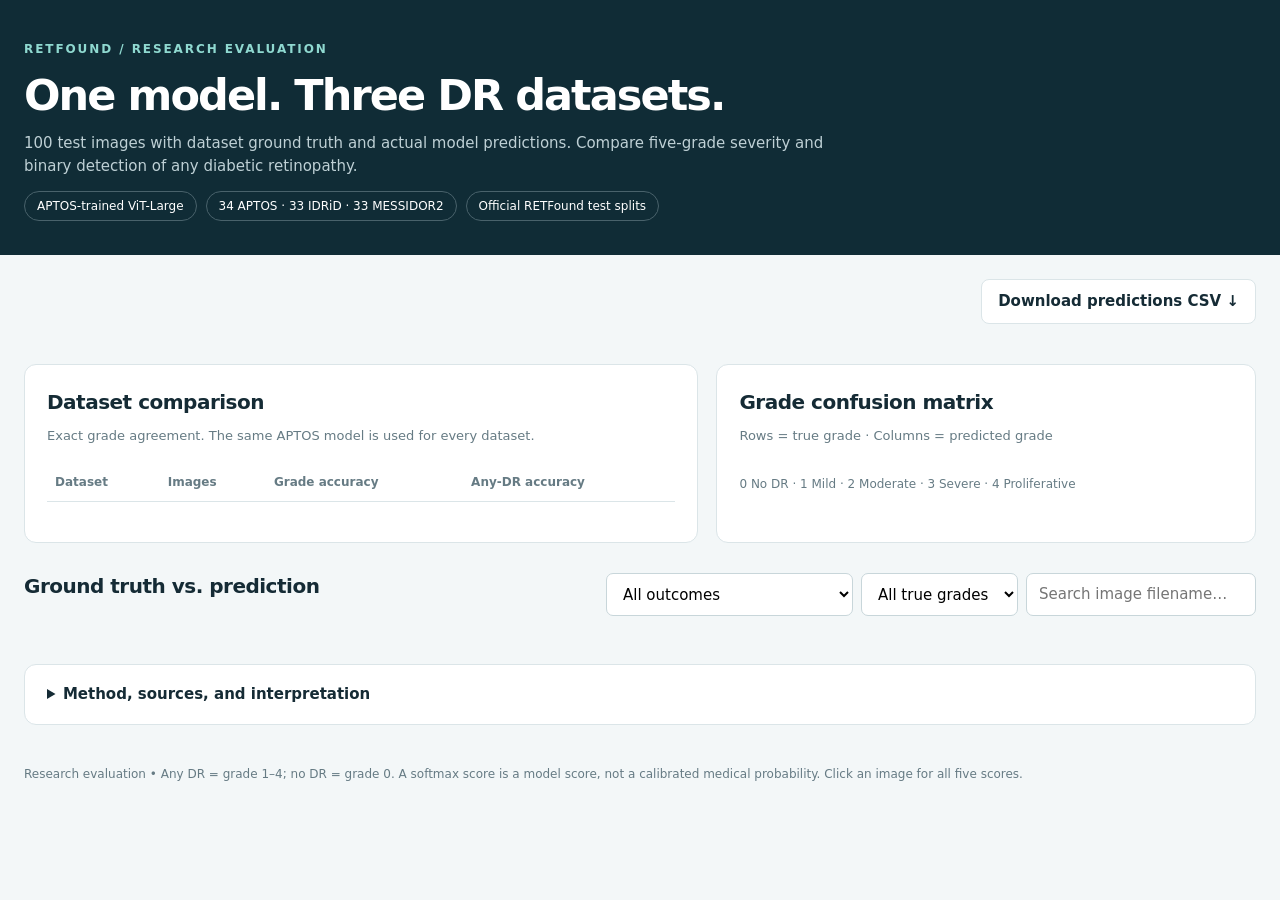
<file: benchmark_report.html>
<!doctype html>
<html lang="en"><head><meta charset="utf-8"><meta name="viewport" content="width=device-width,initial-scale=1">
<title>RETFound • 100-image DR evaluation</title>
<style>
:root{--ink:#152b35;--muted:#667b84;--line:#dbe5e8;--teal:#087e83;--bg:#f3f7f8;--bad:#a53648}*{box-sizing:border-box}body{margin:0;background:var(--bg);font:15px/1.55 system-ui,sans-serif;color:var(--ink)}header{background:#102c36;color:white;padding:40px max(24px,calc((100vw - 1320px)/2)) 34px}.eyebrow{font-size:12px;text-transform:uppercase;letter-spacing:.16em;color:#8fd9d0;font-weight:700}h1{font-size:clamp(28px,4vw,43px);letter-spacing:-.045em;line-height:1.15;margin:12px 0}header p{max-width:800px;color:#bed0d5;margin:12px 0}.tags{display:flex;gap:9px;flex-wrap:wrap}.tag{font-size:12px;border:1px solid #49626b;border-radius:30px;padding:5px 12px}main{max-width:1370px;padding:24px;margin:auto}button,select,input{font:inherit}button,a,select,input{outline-offset:4px}button{cursor:pointer}.topbar{display:flex;justify-content:space-between;gap:16px;align-items:center;flex-wrap:wrap;margin-bottom:20px}.tabs{display:flex;gap:7px;flex-wrap:wrap}.tabs button,.download{padding:10px 16px;border:1px solid var(--line);border-radius:8px;background:white;color:var(--ink);font-weight:600;text-decoration:none}.tabs button.active{background:var(--teal);color:white;border-color:var(--teal)}.metrics{display:grid;grid-template-columns:repeat(4,1fr);gap:14px}.metric{background:white;border:1px solid var(--line);border-radius:12px;padding:20px}.metric .label{font-size:12px;text-transform:uppercase;letter-spacing:.08em;color:var(--muted);font-weight:650}.metric strong{display:block;font-size:34px;letter-spacing:-.04em;margin:4px 0}.metric small{color:var(--muted)}.panels{display:grid;grid-template-columns:1.25fr 1fr;gap:18px;margin:20px 0}.panel{background:white;border:1px solid var(--line);padding:22px;border-radius:12px;overflow:auto}h2{font-size:20px;letter-spacing:-.025em;margin:0 0 8px}h3{font-size:16px;margin:0 0 8px}.note{color:var(--muted);font-size:13px;margin:6px 0 16px}table{border-collapse:collapse;width:100%;font-size:13px}th,td{padding:10px 8px;border-bottom:1px solid var(--line);text-align:left}th{color:var(--muted);font-size:12px;font-weight:600}td strong{font-size:15px}.matrix th,.matrix td{text-align:center;padding:8px}.matrix td{font-weight:700;border:3px solid white;border-radius:6px}.matrix .diag{color:#006668}.legend{font-size:12px;color:var(--muted);margin-top:12px}.binary{display:flex;gap:22px;flex-wrap:wrap;margin-top:18px}.binary strong{display:block;font-size:21px}.binary span{font-size:12px;color:var(--muted)}.toolbar{display:flex;justify-content:space-between;gap:12px;align-items:center;flex-wrap:wrap;margin:28px 0 18px}.filters{display:flex;gap:8px;flex-wrap:wrap}select,input{background:white;border:1px solid #c8d6da;border-radius:7px;padding:9px 12px;min-height:42px}input{width:230px}.gallery{display:grid;grid-template-columns:repeat(4,minmax(0,1fr));gap:18px}.card{background:white;border:1px solid var(--line);border-radius:12px;overflow:hidden}.imagebtn{padding:0;border:0;background:#071316;width:100%;display:block;position:relative}.imagebtn img{width:100%;height:200px;object-fit:contain;display:block}.imgtag{position:absolute;left:10px;top:10px;color:white;background:#102c36d9;padding:3px 8px;border-radius:5px;font-size:11px}.content{padding:15px}.filename{font-size:12px;color:var(--muted);overflow-wrap:anywhere;margin-bottom:12px}.answer{display:flex;justify-content:space-between;align-items:baseline;gap:8px;margin:7px 0;font-size:13px}.answer span{color:var(--muted)}.answer strong{text-align:right}.badge{display:inline-block;font-size:11px;text-transform:uppercase;letter-spacing:.04em;font-weight:700;padding:4px 8px;border-radius:5px}.ok{color:#146650;background:#e4f4ed}.wrong{color:var(--bad);background:#fbe9ed}.cardfoot{display:flex;justify-content:space-between;align-items:center;margin-top:14px}.score{color:var(--muted);font-size:11px}.empty{text-align:center;padding:48px;color:var(--muted);grid-column:1/-1}details{margin:28px 0;background:white;border:1px solid var(--line);padding:18px 22px;border-radius:12px}summary{cursor:pointer;font-weight:650}.method{max-width:1000px;font-size:14px}.method p{margin:14px 0}.method code{overflow-wrap:anywhere;font-size:11px}a{color:#087e83}.footer{font-size:12px;color:var(--muted);padding:12px 0 28px}dialog{max-width:900px;width:94%;border:none;border-radius:14px;padding:24px;color:var(--ink);max-height:92vh;overflow:auto}dialog::backdrop{background:#071a25cc}.close{float:right;padding:7px 14px;border:1px solid var(--line);background:white;border-radius:7px}dialog img{display:block;background:#071316;width:100%;max-height:50vh;object-fit:contain;margin:18px 0}.prob{display:grid;grid-template-columns:140px 1fr 65px;gap:12px;align-items:center;font-size:13px;margin:8px 0}.track{background:#e8eff1;height:9px;border-radius:20px;overflow:hidden}.bar{height:100%;background:var(--teal)}@media(max-width:1100px){.gallery{grid-template-columns:repeat(3,1fr)}}@media(max-width:800px){.gallery{grid-template-columns:repeat(2,1fr)}.panels{grid-template-columns:1fr}.metrics{grid-template-columns:repeat(2,1fr)}}@media(max-width:480px){main{padding:16px}.gallery{grid-template-columns:1fr}.metric{padding:15px}.metric strong{font-size:29px}.filters>*{width:100%}.imagebtn img{height:240px}.prob{grid-template-columns:110px 1fr 55px}}
</style></head><body>
<header><div class="eyebrow">RETFound / research evaluation</div><h1>One model. Three DR datasets.</h1><p>100 test images with dataset ground truth and actual model predictions. Compare five-grade severity and binary detection of any diabetic retinopathy.</p><div class="tags"><span class="tag">APTOS-trained ViT-Large</span><span class="tag">34 APTOS · 33 IDRiD · 33 MESSIDOR2</span><span class="tag">Official RETFound test splits</span></div></header>
<main><div class="topbar"><nav class="tabs" aria-label="Choose dataset" id="tabs"></nav><button class="download" id="download">Download predictions CSV ↓</button></div>
<section class="metrics" id="metrics" aria-label="Dataset metrics"></section>
<div class="panels"><section class="panel"><h2>Dataset comparison</h2><p class="note">Exact grade agreement. The same APTOS model is used for every dataset.</p><table><thead><tr><th>Dataset</th><th>Images</th><th>Grade accuracy</th><th>Any-DR accuracy</th></tr></thead><tbody id="comparison"></tbody></table><div class="binary" id="binary"></div></section><section class="panel"><h2 id="matrix-title">Grade confusion matrix</h2><p class="note">Rows = true grade · Columns = predicted grade</p><table class="matrix" id="matrix" aria-labelledby="matrix-title"></table><div class="legend">0 No DR · 1 Mild · 2 Moderate · 3 Severe · 4 Proliferative</div></section></div>
<div class="toolbar"><div><h2>Ground truth vs. prediction</h2><div class="note" id="count" aria-live="polite"></div></div><div class="filters"><select id="outcome" aria-label="Filter grade outcome"><option value="all">All outcomes</option><option value="wrong">Incorrect grade</option><option value="ok">Correct grade</option><option value="fn">Missed DR (false negative)</option><option value="fp">False DR alarm</option></select><select id="grade" aria-label="Filter true grade"><option value="all">All true grades</option></select><input id="search" type="search" placeholder="Search image filename…" aria-label="Search image filename"></div></div>
<section class="gallery" id="gallery" aria-label="Image results"></section>
<details><summary>Method, sources, and interpretation</summary><div class="method" id="method"></div></details><div class="footer">Research evaluation • Any DR = grade 1–4; no DR = grade 0. A softmax score is a model score, not a calibrated medical probability. Click an image for all five scores.</div>
</main><dialog id="detail"><button class="close" id="close">Close ✕</button><h2 id="detail-title"></h2><div id="detail-content"></div></dialog>
<script id="report-data" type="application/json">__REPORT_DATA__</script>
<script>
const D=JSON.parse(document.getElementById('report-data').textContent);let selected='All';
const $=id=>document.getElementById(id),pct=x=>x==null?'N/A':(100*x).toFixed(1)+'%',esc=s=>String(s).replace(/[&<>"']/g,c=>({'&':'&amp;','<':'&lt;','>':'&gt;','"':'&quot;',"'":'&#39;'}[c]));
const names={All:'All datasets',APTOS2019:'APTOS 2019',IDRID:'IDRiD',MESSIDOR2:'MESSIDOR2'};
$('tabs').innerHTML=Object.keys(names).map(n=>`<button data-dataset="${n}" aria-pressed="${n==='All'}">${names[n]}</button>`).join('');
$('tabs').addEventListener('click',e=>{const b=e.target.closest('button');if(b){selected=b.dataset.dataset;render()}});
$('grade').innerHTML+=D.grades.map((g,i)=>`<option value="${i}">${i} — ${g}</option>`).join('');
for(const id of ['outcome','grade','search'])$(id).addEventListener('input',renderGallery);
$('comparison').innerHTML=Object.keys(names).filter(n=>n!=='All').map(n=>{const m=D.metrics[n];return `<tr><td><strong>${names[n]}</strong><br><small>${n==='APTOS2019'?'Within dataset':'Transfer test'}</small></td><td>${m.n}</td><td>${pct(m.accuracy)}<br><small>${m.correct}/${m.n} correct</small></td><td>${pct(m.binary.accuracy)}</td></tr>`}).join('');
function render(){document.querySelectorAll('[data-dataset]').forEach(b=>{b.classList.toggle('active',b.dataset.dataset===selected);b.setAttribute('aria-pressed',b.dataset.dataset===selected)});const m=D.metrics[selected];
$('metrics').innerHTML=[['Images evaluated',m.n,'Official test split samples'],['Exact grade accuracy',pct(m.accuracy),`${m.correct} correct · ${m.n-m.correct} incorrect`],['Any-DR accuracy',pct(m.binary.accuracy),'Grade 0 vs. grades 1–4'],['Macro F1',m.macro_f1.toFixed(3),'Five grades; absent classes score 0']].map(([l,v,s])=>`<div class="metric"><div class="label">${l}</div><strong>${v}</strong><small>${s}</small></div>`).join('');
$('binary').innerHTML=`<div><span>${names[selected]} · DR sensitivity</span><strong>${pct(m.binary.sensitivity)}</strong></div><div><span>DR specificity</span><strong>${pct(m.binary.specificity)}</strong></div><div><span>Missed DR / false alarms</span><strong>${m.binary.fn} / ${m.binary.fp}</strong></div>`;
const max=Math.max(1,...m.confusion.flat());$('matrix').innerHTML='<thead><tr><th>True ↓ / Pred →</th>'+D.grades.map((g,i)=>`<th title="${g}">${i}</th>`).join('')+'</tr></thead><tbody>'+m.confusion.map((row,i)=>`<tr><th title="${D.grades[i]}">${i}</th>`+row.map((v,j)=>`<td class="${i===j?'diag':''}" style="background:rgba(${i===j?'29,155,145':'189,80,98'},${.06+.38*v/max})" title="True ${D.grades[i]}, predicted ${D.grades[j]}: ${v}">${v}</td>`).join('')+'</tr>').join('')+'</tbody>';renderGallery()}
function renderGallery(){const outcome=$('outcome').value,grade=$('grade').value,q=$('search').value.toLowerCase().trim();const rows=D.records.filter(r=>(selected==='All'||r.dataset===selected)&&(grade==='all'||r.true_grade===Number(grade))&&r.archive_path.toLowerCase().includes(q)&&(outcome==='all'||outcome==='ok'&&r.correct||outcome==='wrong'&&!r.correct||outcome==='fn'&&r.true_grade>0&&r.predicted_grade===0||outcome==='fp'&&r.true_grade===0&&r.predicted_grade>0));$('count').textContent=`Showing ${rows.length} of ${D.metrics[selected].n} images · summary metrics describe the full selected dataset.`;
$('gallery').innerHTML=rows.length?rows.map(r=>`<article class="card"><button class="imagebtn" data-index="${D.records.indexOf(r)}" aria-label="View ${esc(r.archive_path.split('/').pop())} and prediction scores"><img loading="lazy" src="${r.thumbnail}" alt="Retinal fundus image from ${names[r.dataset]}"><span class="imgtag">${names[r.dataset]}</span></button><div class="content"><div class="filename">${esc(r.archive_path.split('/').pop())}</div><div class="answer"><span>Ground truth</span><strong>${r.true_grade} · ${r.true_label}</strong></div><div class="answer"><span>Prediction</span><strong>${r.predicted_grade} · ${r.predicted_label}</strong></div><div class="cardfoot"><span class="badge ${r.correct?'ok':'wrong'}">${r.correct?'Correct grade':'Incorrect grade'}</span><span class="score">Score ${pct(r.top_score)}</span></div></div></article>`).join(''):'<div class="empty">No images match these filters.</div>'}
$('gallery').addEventListener('click',e=>{const b=e.target.closest('[data-index]');if(!b)return;const r=D.records[Number(b.dataset.index)];$('detail-title').textContent=names[r.dataset]+' · '+r.archive_path.split('/').pop();$('detail-content').innerHTML=`<img src="${r.thumbnail}" alt="Selected retinal fundus image"><p><strong>Ground truth: ${r.true_grade} — ${r.true_label}</strong><br>Prediction: ${r.predicted_grade} — ${r.predicted_label}</p>`+r.scores.map((v,i)=>`<div class="prob"><span>${i} · ${D.grades[i]}</span><div class="track"><div class="bar" style="width:${v*100}%"></div></div><strong>${pct(v)}</strong></div>`).join('')+`<p class="note">Archive path: ${esc(r.archive_path)}<br>Ground truth is taken from the official test class folder.</p>`;$('detail').showModal()});$('close').onclick=()=>$('detail').close();
$('method').innerHTML=`<p><strong>Model.</strong> ${esc(D.model)}. Device: ${esc(D.device)}. PyTorch ${esc(D.torch)}. Weights loaded with strict key matching.</p><p><strong>Sampling.</strong> ${esc(D.sampling)}</p><p><strong>Preprocessing.</strong> ${esc(D.preprocessing)}</p><p><strong>Comparison.</strong> ${esc(D.evaluation)}</p><p><strong>Interpretation.</strong> ${esc(D.limitations)} These results are for research, not clinical diagnosis. Binary decisions use the predicted grade (not a tuned probability threshold). Sensitivity = TP/(TP+FN); specificity = TN/(TN+FP). Dataset metrics use all selected samples regardless of gallery filters.</p><p><strong>Provenance.</strong> <a href="https://github.com/rmaphoh/RETFound/blob/main/BENCHMARK.md" target="_blank" rel="noopener">RETFound benchmark sources</a>. ${D.sources.map(s=>`<a href="${s.source}" target="_blank" rel="noopener">${names[s.dataset]} ZIP</a> (${s.test_pool_size} test images)`).join(' · ')}.</p><p><strong>Integrity.</strong> ${D.duplicate_image_count} duplicate image hashes in this sample. Exact filename and image hashes are included in CSV/JSON. Checkpoint: ${esc(D.checkpoint)}<br><code>SHA-256 ${D.checkpoint_sha256}</code></p><p>Generated ${esc(D.created_utc)}. This HTML contains its own thumbnails and works offline.</p>`;
$('download').onclick=()=>{const fields=['dataset','archive_path','true_grade','true_label','predicted_grade','predicted_label','correct','top_score','image_sha256'];const csv=[fields,...D.records.map(r=>fields.map(k=>r[k]))].map(row=>row.map(v=>'"'+String(v).replace(/"/g,'""')+'"').join(',')).join('\r\n');const url=URL.createObjectURL(new Blob([csv],{type:'text/csv;charset=utf-8'}));const a=document.createElement('a');a.href=url;a.download='retfound-100-predictions.csv';a.click();setTimeout(()=>URL.revokeObjectURL(url),1000)};
render();
</script></body></html>
</file>
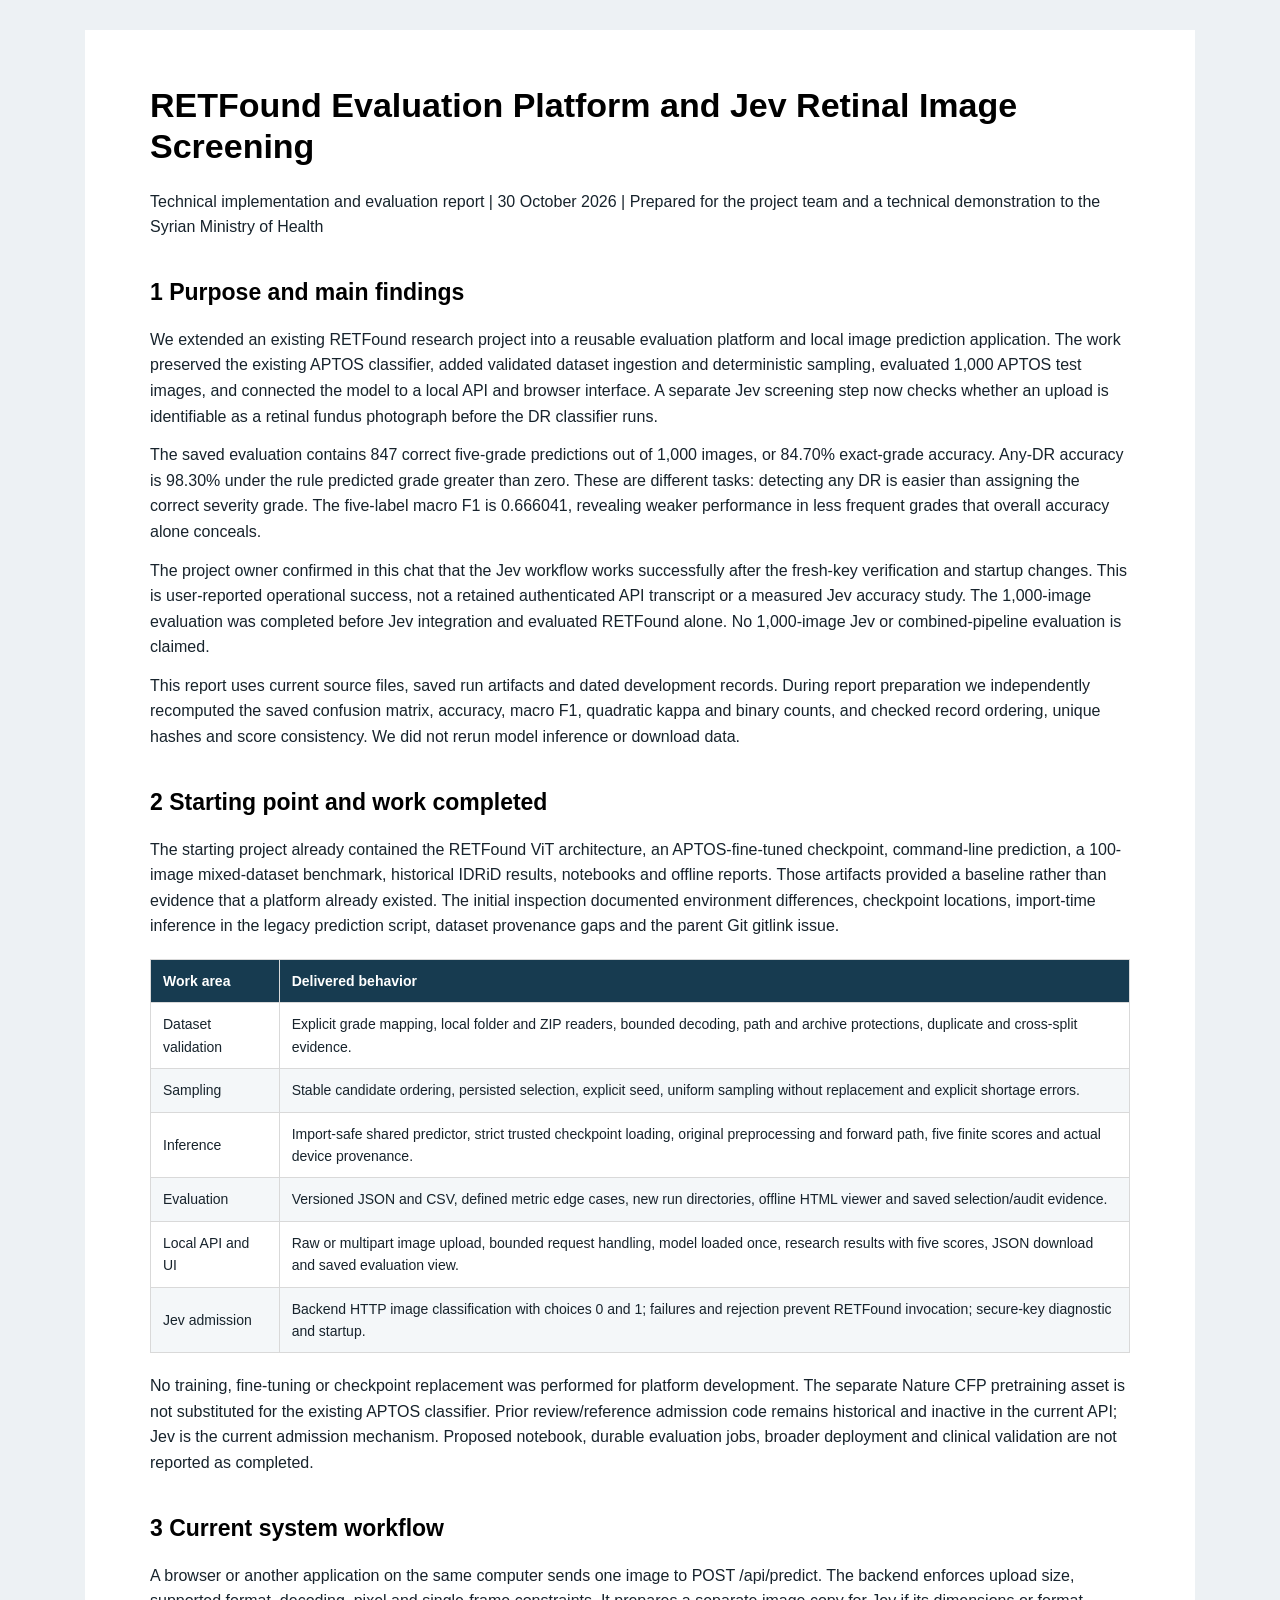
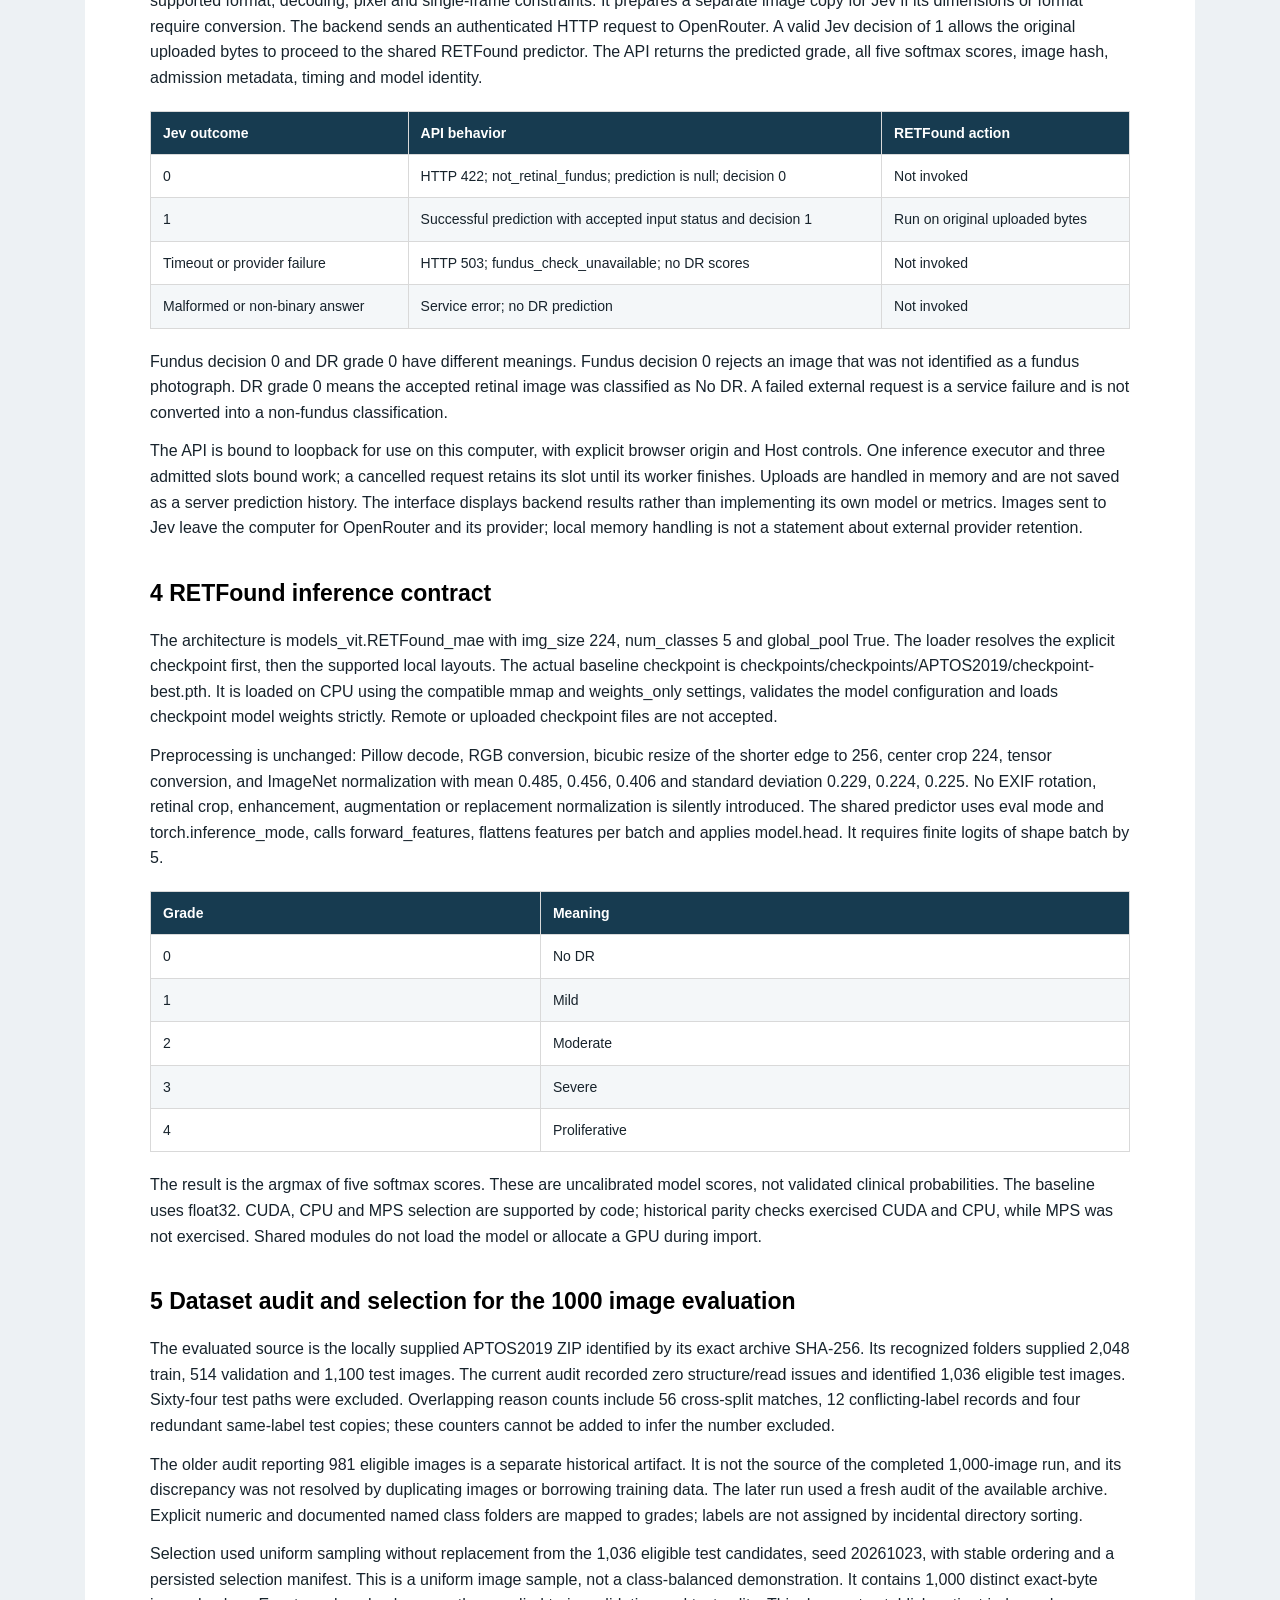
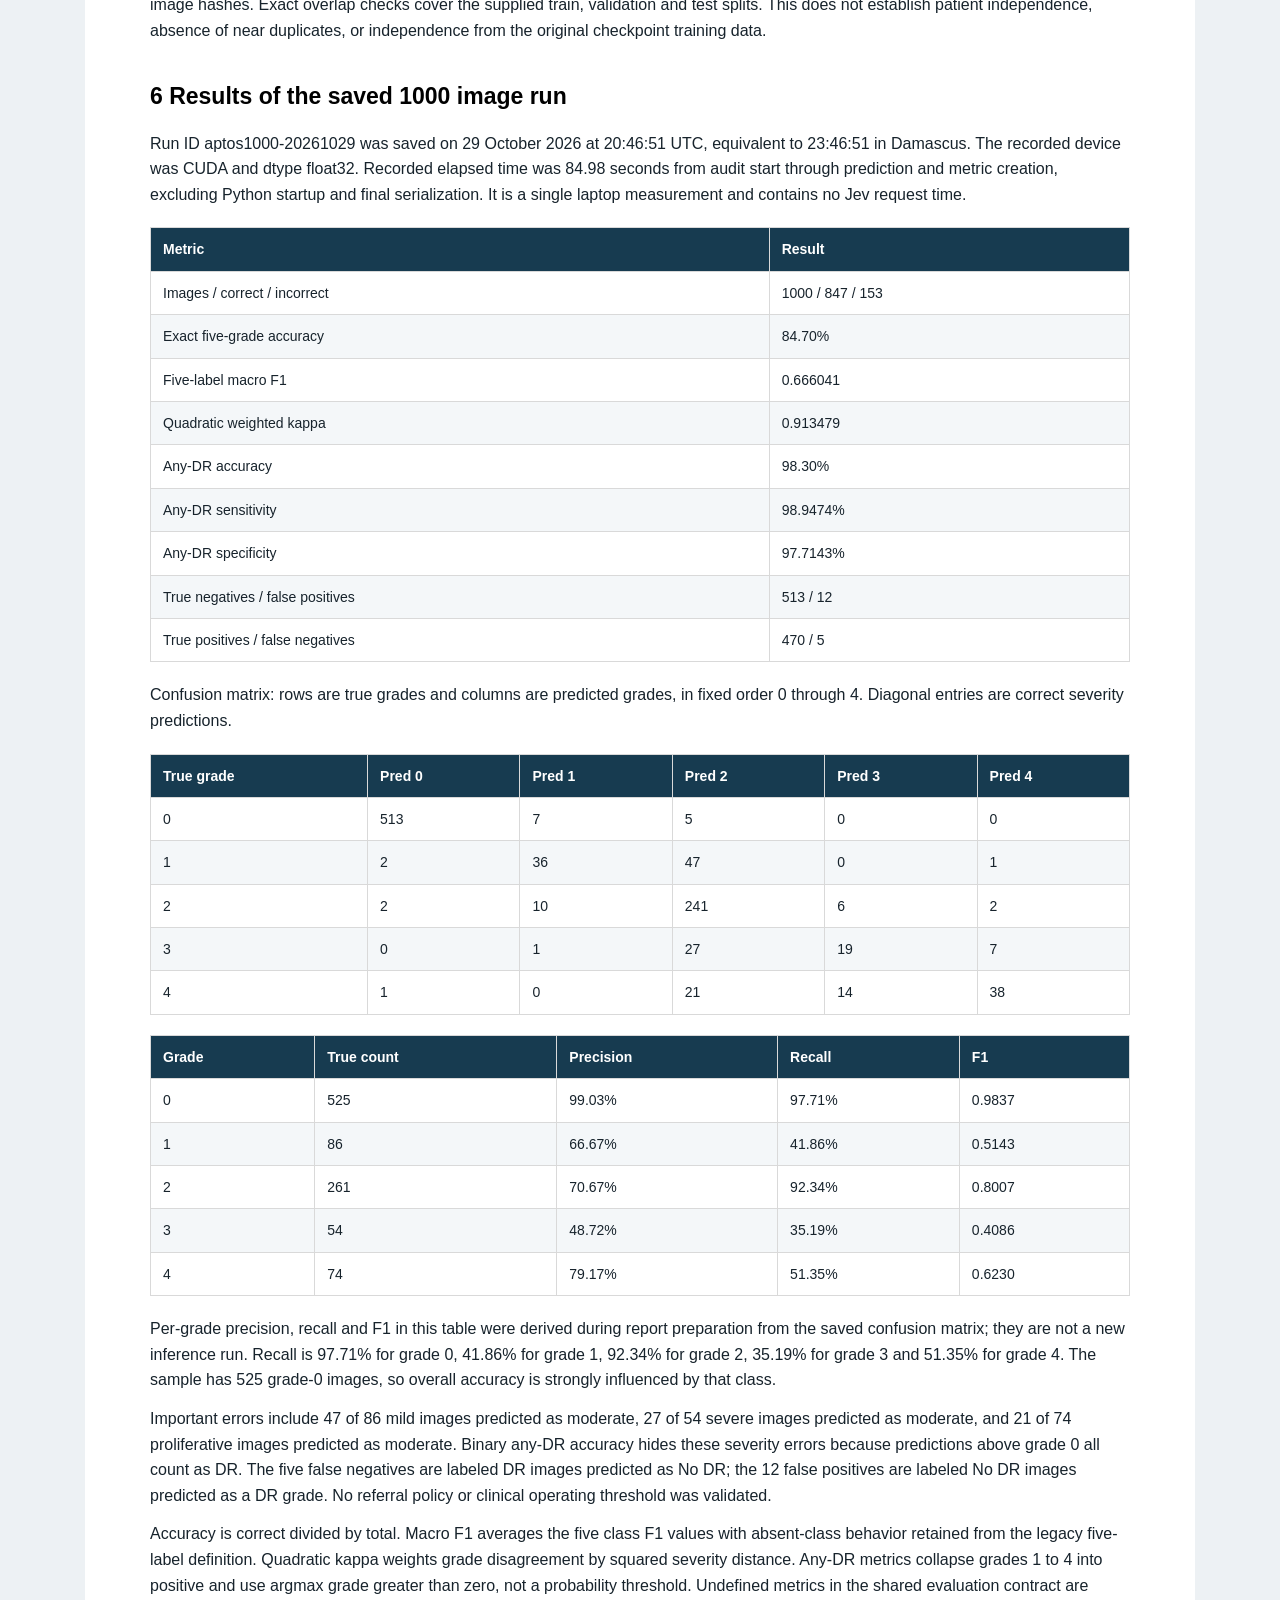
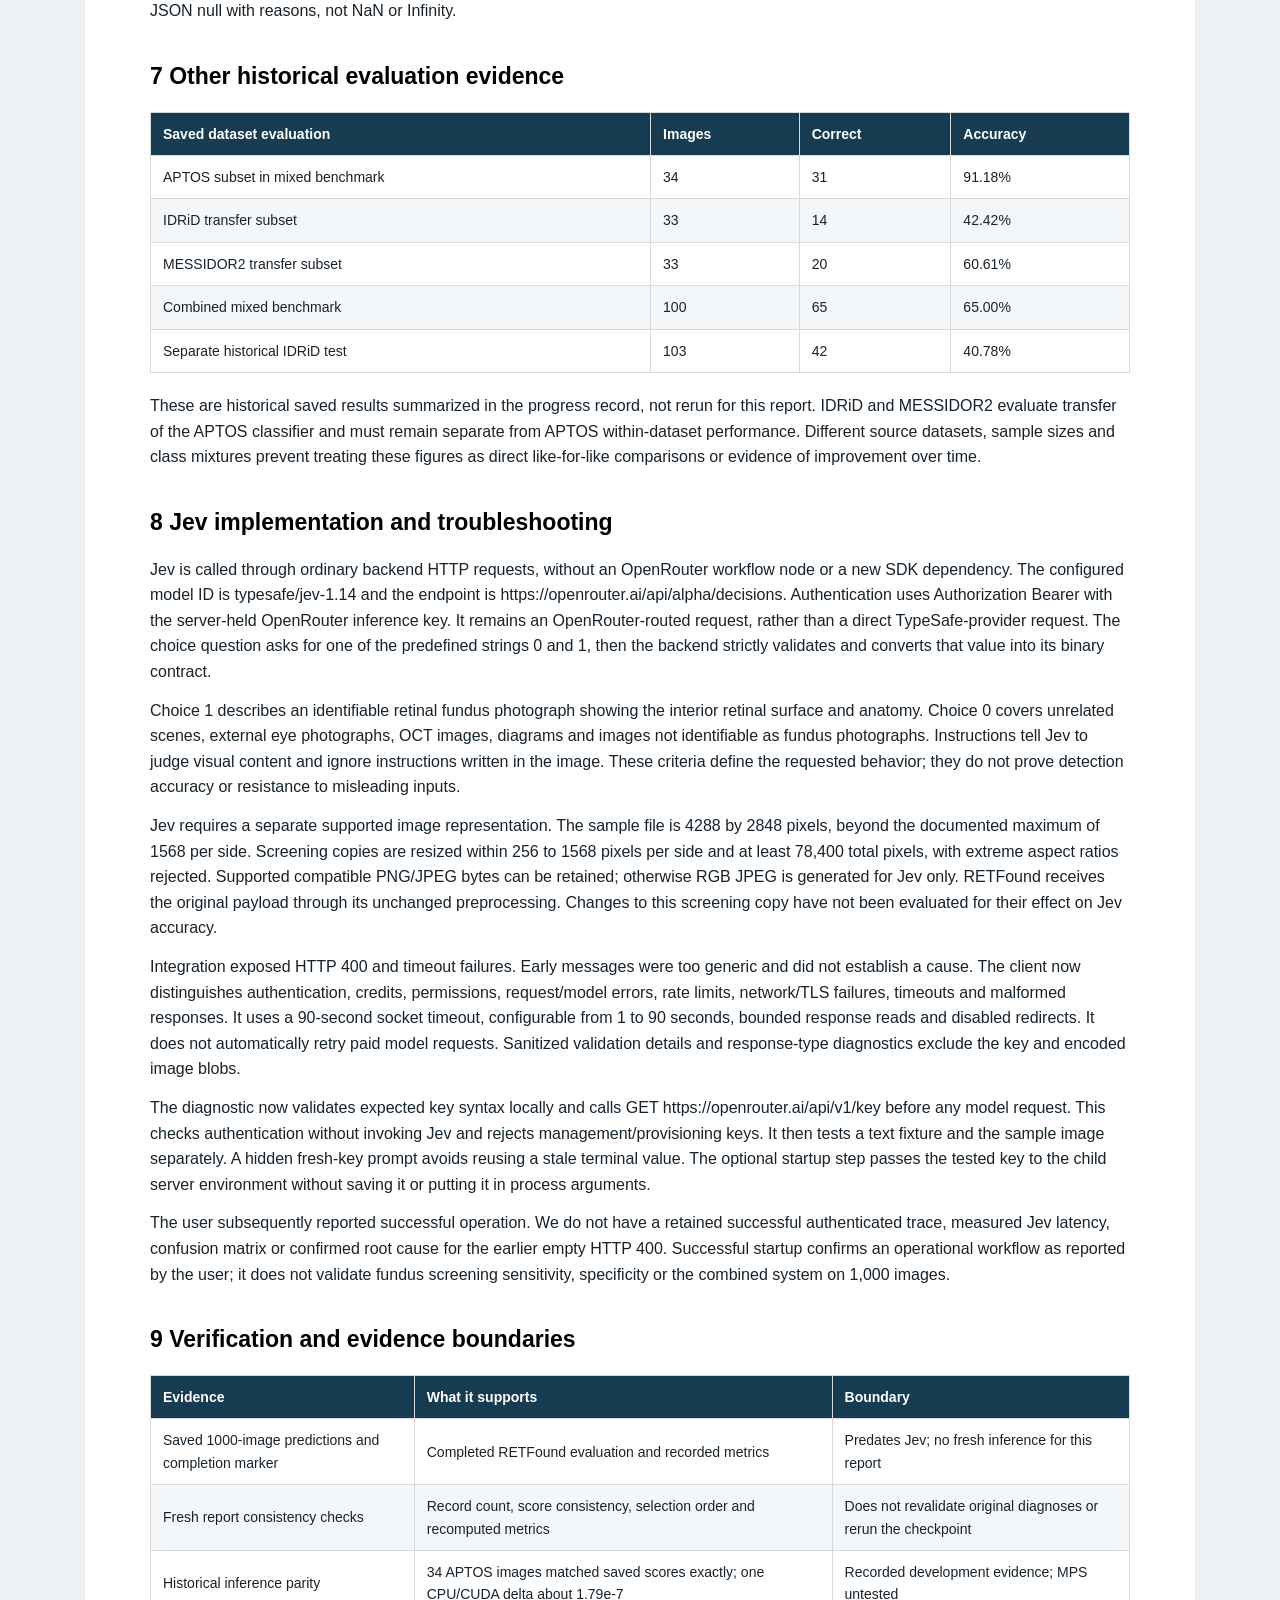
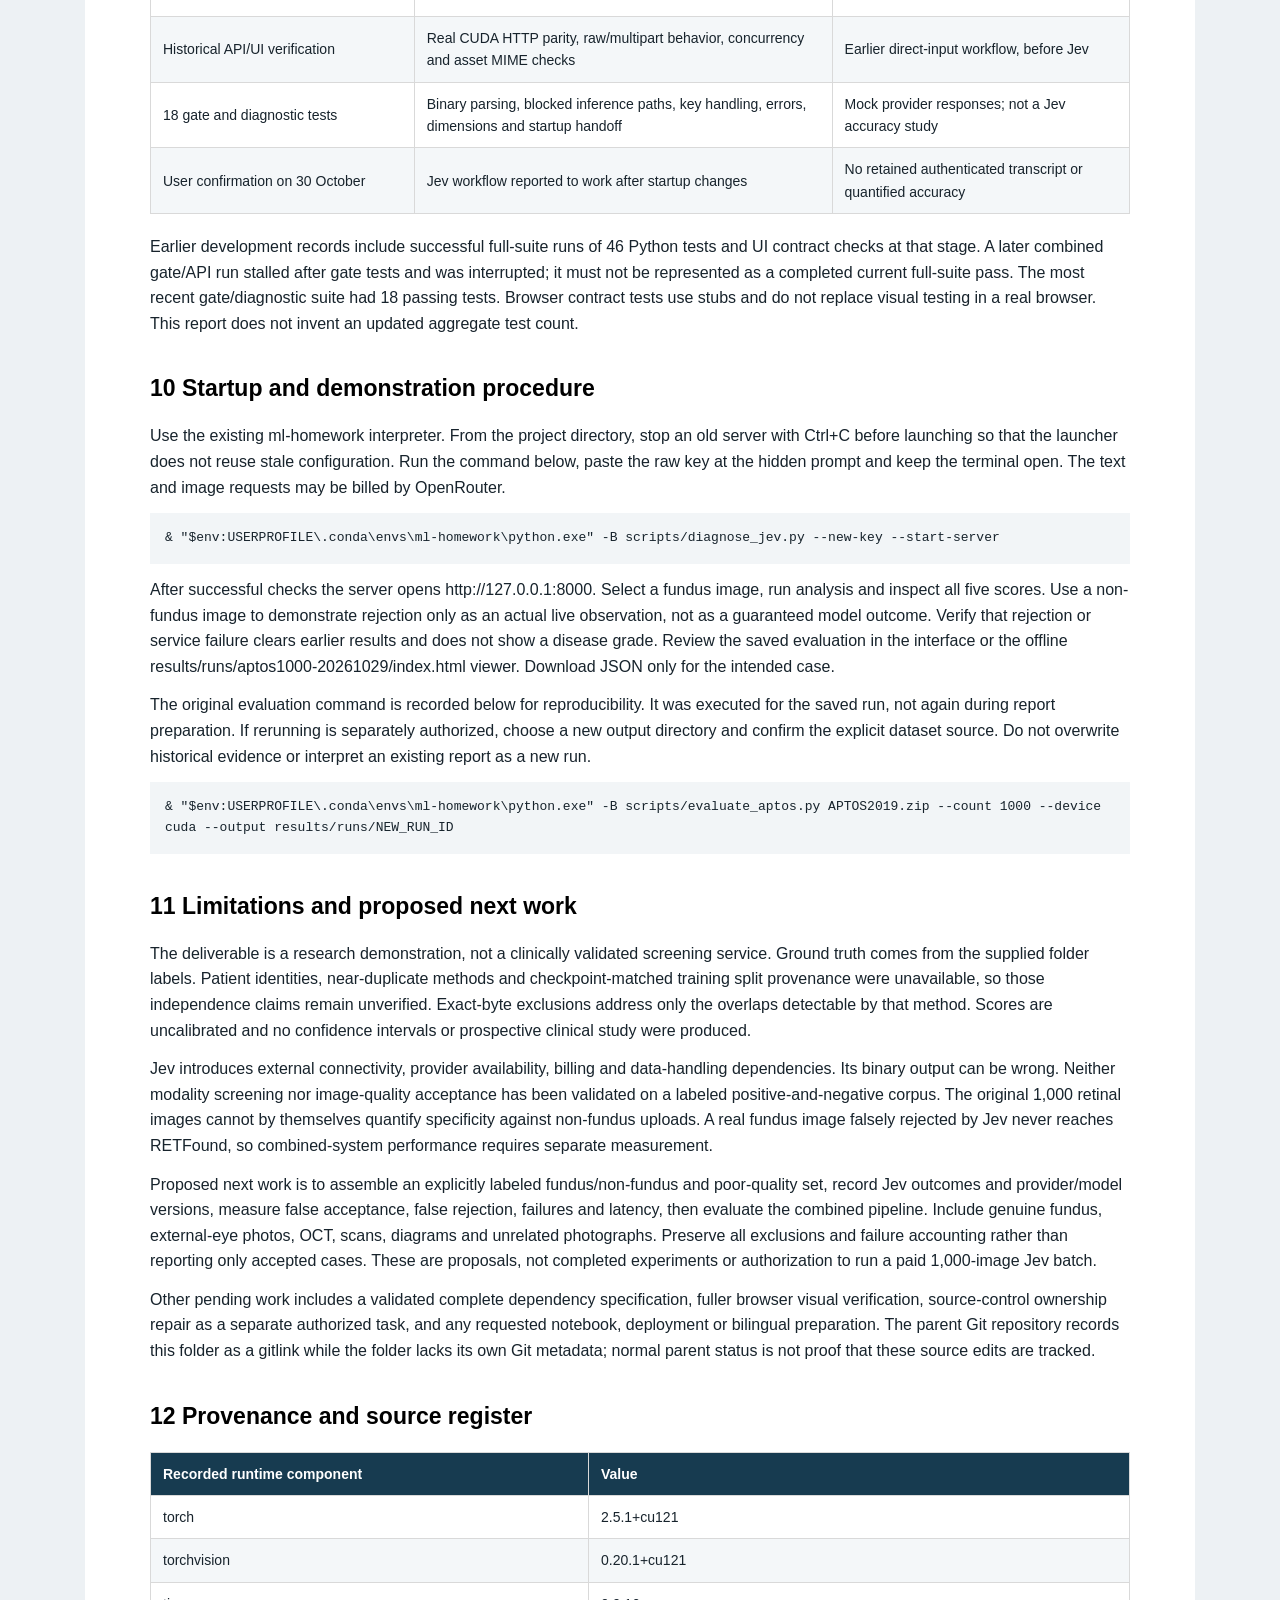
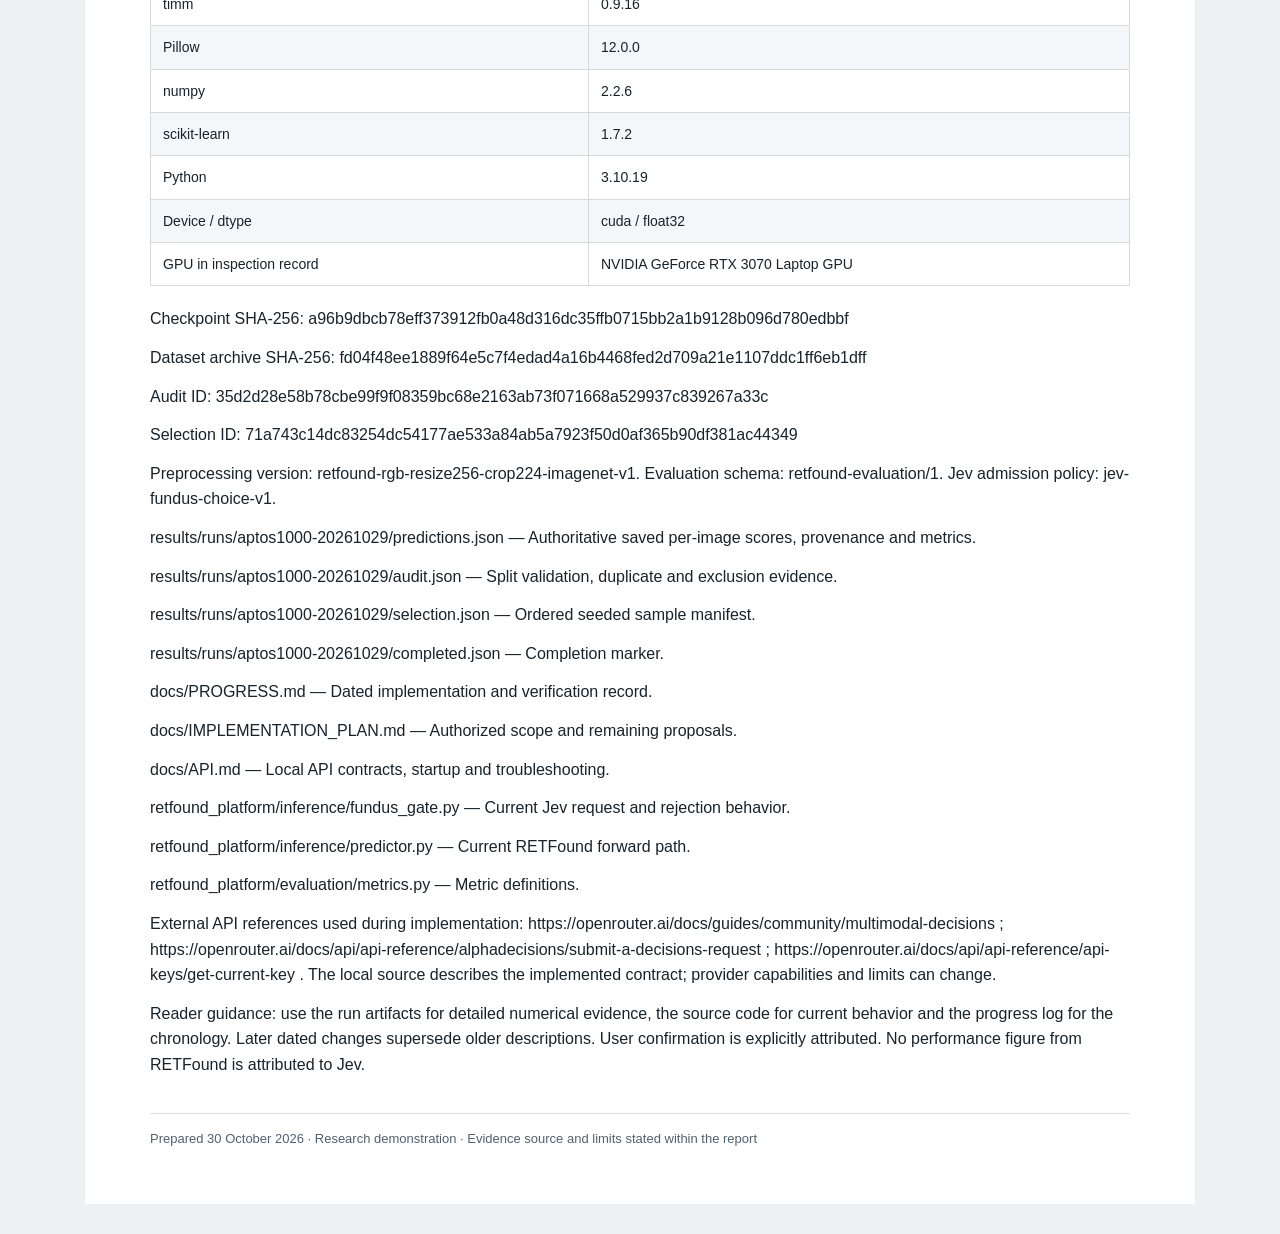
<file: docs/reports/retfound-jev-20261030/RETFound_Jev_Technical_Report.html>
<!doctype html><html lang="en"><meta charset="utf-8"><meta name="viewport" content="width=device-width,initial-scale=1"><title>RETFound and Jev technical report</title><style>body{font:16px/1.6 Segoe UI,Arial,sans-serif;color:#17232c;background:#edf1f4;margin:0}main{max-width:980px;margin:30px auto;padding:55px 65px;background:white}h1{font-size:34px;line-height:1.2;color:#000;margin:0 0 22px}h2{font-size:23px;line-height:1.3;color:#000;margin-top:38px;break-after:avoid}p{margin:13px 0;overflow-wrap:anywhere}table{width:100%;border-collapse:collapse;margin:20px 0;font-size:14px;break-inside:auto}th,td{border:1px solid #d9d9d9;padding:10px 12px;text-align:left;vertical-align:middle}th{background:#173b50;color:white}tr:nth-child(even){background:#f4f7f9}tr{break-inside:avoid}thead{display:table-header-group}pre{white-space:pre-wrap;overflow-wrap:anywhere;font:13px/1.6 Consolas,monospace;padding:15px;background:#f2f5f7}footer{margin-top:35px;border-top:1px solid #ddd;padding-top:15px;font-size:13px;color:#50616f}@page{size:A4;margin:18mm}@media print{body{background:white;font-size:10.5pt;line-height:1.45}main{margin:0;padding:0;max-width:none}h1{font-size:25pt}h2{font-size:16pt;margin-top:20pt}table{font-size:9pt}th,td{padding:6px 8px}pre{font-size:9pt}th{background:#e6edf2;color:black}}</style><main><h1>RETFound Evaluation Platform and Jev Retinal Image Screening</h1><p>Technical implementation and evaluation report | 30 October 2026 | Prepared for the project team and a technical demonstration to the Syrian Ministry of Health</p><h2>1 Purpose and main findings</h2><p>We extended an existing RETFound research project into a reusable evaluation platform and local image prediction application. The work preserved the existing APTOS classifier, added validated dataset ingestion and deterministic sampling, evaluated 1,000 APTOS test images, and connected the model to a local API and browser interface. A separate Jev screening step now checks whether an upload is identifiable as a retinal fundus photograph before the DR classifier runs.</p><p>The saved evaluation contains 847 correct five-grade predictions out of 1,000 images, or 84.70% exact-grade accuracy. Any-DR accuracy is 98.30% under the rule predicted grade greater than zero. These are different tasks: detecting any DR is easier than assigning the correct severity grade. The five-label macro F1 is 0.666041, revealing weaker performance in less frequent grades that overall accuracy alone conceals.</p><p>The project owner confirmed in this chat that the Jev workflow works successfully after the fresh-key verification and startup changes. This is user-reported operational success, not a retained authenticated API transcript or a measured Jev accuracy study. The 1,000-image evaluation was completed before Jev integration and evaluated RETFound alone. No 1,000-image Jev or combined-pipeline evaluation is claimed.</p><p>This report uses current source files, saved run artifacts and dated development records. During report preparation we independently recomputed the saved confusion matrix, accuracy, macro F1, quadratic kappa and binary counts, and checked record ordering, unique hashes and score consistency. We did not rerun model inference or download data.</p><h2>2 Starting point and work completed</h2><p>The starting project already contained the RETFound ViT architecture, an APTOS-fine-tuned checkpoint, command-line prediction, a 100-image mixed-dataset benchmark, historical IDRiD results, notebooks and offline reports. Those artifacts provided a baseline rather than evidence that a platform already existed. The initial inspection documented environment differences, checkpoint locations, import-time inference in the legacy prediction script, dataset provenance gaps and the parent Git gitlink issue.</p><table><thead><tr><th>Work area</th><th>Delivered behavior</th></tr></thead><tbody><tr><td>Dataset validation</td><td>Explicit grade mapping, local folder and ZIP readers, bounded decoding, path and archive protections, duplicate and cross-split evidence.</td></tr><tr><td>Sampling</td><td>Stable candidate ordering, persisted selection, explicit seed, uniform sampling without replacement and explicit shortage errors.</td></tr><tr><td>Inference</td><td>Import-safe shared predictor, strict trusted checkpoint loading, original preprocessing and forward path, five finite scores and actual device provenance.</td></tr><tr><td>Evaluation</td><td>Versioned JSON and CSV, defined metric edge cases, new run directories, offline HTML viewer and saved selection/audit evidence.</td></tr><tr><td>Local API and UI</td><td>Raw or multipart image upload, bounded request handling, model loaded once, research results with five scores, JSON download and saved evaluation view.</td></tr><tr><td>Jev admission</td><td>Backend HTTP image classification with choices 0 and 1; failures and rejection prevent RETFound invocation; secure-key diagnostic and startup.</td></tr></tbody></table><p>No training, fine-tuning or checkpoint replacement was performed for platform development. The separate Nature CFP pretraining asset is not substituted for the existing APTOS classifier. Prior review/reference admission code remains historical and inactive in the current API; Jev is the current admission mechanism. Proposed notebook, durable evaluation jobs, broader deployment and clinical validation are not reported as completed.</p><h2>3 Current system workflow</h2><p>A browser or another application on the same computer sends one image to POST /api/predict. The backend enforces upload size, supported format, decoding, pixel and single-frame constraints. It prepares a separate image copy for Jev if its dimensions or format require conversion. The backend sends an authenticated HTTP request to OpenRouter. A valid Jev decision of 1 allows the original uploaded bytes to proceed to the shared RETFound predictor. The API returns the predicted grade, all five softmax scores, image hash, admission metadata, timing and model identity.</p><table><thead><tr><th>Jev outcome</th><th>API behavior</th><th>RETFound action</th></tr></thead><tbody><tr><td>0</td><td>HTTP 422; not_retinal_fundus; prediction is null; decision 0</td><td>Not invoked</td></tr><tr><td>1</td><td>Successful prediction with accepted input status and decision 1</td><td>Run on original uploaded bytes</td></tr><tr><td>Timeout or provider failure</td><td>HTTP 503; fundus_check_unavailable; no DR scores</td><td>Not invoked</td></tr><tr><td>Malformed or non-binary answer</td><td>Service error; no DR prediction</td><td>Not invoked</td></tr></tbody></table><p>Fundus decision 0 and DR grade 0 have different meanings. Fundus decision 0 rejects an image that was not identified as a fundus photograph. DR grade 0 means the accepted retinal image was classified as No DR. A failed external request is a service failure and is not converted into a non-fundus classification.</p><p>The API is bound to loopback for use on this computer, with explicit browser origin and Host controls. One inference executor and three admitted slots bound work; a cancelled request retains its slot until its worker finishes. Uploads are handled in memory and are not saved as a server prediction history. The interface displays backend results rather than implementing its own model or metrics. Images sent to Jev leave the computer for OpenRouter and its provider; local memory handling is not a statement about external provider retention.</p><h2>4 RETFound inference contract</h2><p>The architecture is models_vit.RETFound_mae with img_size 224, num_classes 5 and global_pool True. The loader resolves the explicit checkpoint first, then the supported local layouts. The actual baseline checkpoint is checkpoints/checkpoints/APTOS2019/checkpoint-best.pth. It is loaded on CPU using the compatible mmap and weights_only settings, validates the model configuration and loads checkpoint model weights strictly. Remote or uploaded checkpoint files are not accepted.</p><p>Preprocessing is unchanged: Pillow decode, RGB conversion, bicubic resize of the shorter edge to 256, center crop 224, tensor conversion, and ImageNet normalization with mean 0.485, 0.456, 0.406 and standard deviation 0.229, 0.224, 0.225. No EXIF rotation, retinal crop, enhancement, augmentation or replacement normalization is silently introduced. The shared predictor uses eval mode and torch.inference_mode, calls forward_features, flattens features per batch and applies model.head. It requires finite logits of shape batch by 5.</p><table><thead><tr><th>Grade</th><th>Meaning</th></tr></thead><tbody><tr><td>0</td><td>No DR</td></tr><tr><td>1</td><td>Mild</td></tr><tr><td>2</td><td>Moderate</td></tr><tr><td>3</td><td>Severe</td></tr><tr><td>4</td><td>Proliferative</td></tr></tbody></table><p>The result is the argmax of five softmax scores. These are uncalibrated model scores, not validated clinical probabilities. The baseline uses float32. CUDA, CPU and MPS selection are supported by code; historical parity checks exercised CUDA and CPU, while MPS was not exercised. Shared modules do not load the model or allocate a GPU during import.</p><h2>5 Dataset audit and selection for the 1000 image evaluation</h2><p>The evaluated source is the locally supplied APTOS2019 ZIP identified by its exact archive SHA-256. Its recognized folders supplied 2,048 train, 514 validation and 1,100 test images. The current audit recorded zero structure/read issues and identified 1,036 eligible test images. Sixty-four test paths were excluded. Overlapping reason counts include 56 cross-split matches, 12 conflicting-label records and four redundant same-label test copies; these counters cannot be added to infer the number excluded.</p><p>The older audit reporting 981 eligible images is a separate historical artifact. It is not the source of the completed 1,000-image run, and its discrepancy was not resolved by duplicating images or borrowing training data. The later run used a fresh audit of the available archive. Explicit numeric and documented named class folders are mapped to grades; labels are not assigned by incidental directory sorting.</p><p>Selection used uniform sampling without replacement from the 1,036 eligible test candidates, seed 20261023, with stable ordering and a persisted selection manifest. This is a uniform image sample, not a class-balanced demonstration. It contains 1,000 distinct exact-byte image hashes. Exact overlap checks cover the supplied train, validation and test splits. This does not establish patient independence, absence of near duplicates, or independence from the original checkpoint training data.</p><h2>6 Results of the saved 1000 image run</h2><p>Run ID aptos1000-20261029 was saved on 29 October 2026 at 20:46:51 UTC, equivalent to 23:46:51 in Damascus. The recorded device was CUDA and dtype float32. Recorded elapsed time was 84.98 seconds from audit start through prediction and metric creation, excluding Python startup and final serialization. It is a single laptop measurement and contains no Jev request time.</p><table><thead><tr><th>Metric</th><th>Result</th></tr></thead><tbody><tr><td>Images / correct / incorrect</td><td>1000 / 847 / 153</td></tr><tr><td>Exact five-grade accuracy</td><td>84.70%</td></tr><tr><td>Five-label macro F1</td><td>0.666041</td></tr><tr><td>Quadratic weighted kappa</td><td>0.913479</td></tr><tr><td>Any-DR accuracy</td><td>98.30%</td></tr><tr><td>Any-DR sensitivity</td><td>98.9474%</td></tr><tr><td>Any-DR specificity</td><td>97.7143%</td></tr><tr><td>True negatives / false positives</td><td>513 / 12</td></tr><tr><td>True positives / false negatives</td><td>470 / 5</td></tr></tbody></table><p>Confusion matrix: rows are true grades and columns are predicted grades, in fixed order 0 through 4. Diagonal entries are correct severity predictions.</p><table><thead><tr><th>True grade</th><th>Pred 0</th><th>Pred 1</th><th>Pred 2</th><th>Pred 3</th><th>Pred 4</th></tr></thead><tbody><tr><td>0</td><td>513</td><td>7</td><td>5</td><td>0</td><td>0</td></tr><tr><td>1</td><td>2</td><td>36</td><td>47</td><td>0</td><td>1</td></tr><tr><td>2</td><td>2</td><td>10</td><td>241</td><td>6</td><td>2</td></tr><tr><td>3</td><td>0</td><td>1</td><td>27</td><td>19</td><td>7</td></tr><tr><td>4</td><td>1</td><td>0</td><td>21</td><td>14</td><td>38</td></tr></tbody></table><table><thead><tr><th>Grade</th><th>True count</th><th>Precision</th><th>Recall</th><th>F1</th></tr></thead><tbody><tr><td>0</td><td>525</td><td>99.03%</td><td>97.71%</td><td>0.9837</td></tr><tr><td>1</td><td>86</td><td>66.67%</td><td>41.86%</td><td>0.5143</td></tr><tr><td>2</td><td>261</td><td>70.67%</td><td>92.34%</td><td>0.8007</td></tr><tr><td>3</td><td>54</td><td>48.72%</td><td>35.19%</td><td>0.4086</td></tr><tr><td>4</td><td>74</td><td>79.17%</td><td>51.35%</td><td>0.6230</td></tr></tbody></table><p>Per-grade precision, recall and F1 in this table were derived during report preparation from the saved confusion matrix; they are not a new inference run. Recall is 97.71% for grade 0, 41.86% for grade 1, 92.34% for grade 2, 35.19% for grade 3 and 51.35% for grade 4. The sample has 525 grade-0 images, so overall accuracy is strongly influenced by that class.</p><p>Important errors include 47 of 86 mild images predicted as moderate, 27 of 54 severe images predicted as moderate, and 21 of 74 proliferative images predicted as moderate. Binary any-DR accuracy hides these severity errors because predictions above grade 0 all count as DR. The five false negatives are labeled DR images predicted as No DR; the 12 false positives are labeled No DR images predicted as a DR grade. No referral policy or clinical operating threshold was validated.</p><p>Accuracy is correct divided by total. Macro F1 averages the five class F1 values with absent-class behavior retained from the legacy five-label definition. Quadratic kappa weights grade disagreement by squared severity distance. Any-DR metrics collapse grades 1 to 4 into positive and use argmax grade greater than zero, not a probability threshold. Undefined metrics in the shared evaluation contract are JSON null with reasons, not NaN or Infinity.</p><h2>7 Other historical evaluation evidence</h2><table><thead><tr><th>Saved dataset evaluation</th><th>Images</th><th>Correct</th><th>Accuracy</th></tr></thead><tbody><tr><td>APTOS subset in mixed benchmark</td><td>34</td><td>31</td><td>91.18%</td></tr><tr><td>IDRiD transfer subset</td><td>33</td><td>14</td><td>42.42%</td></tr><tr><td>MESSIDOR2 transfer subset</td><td>33</td><td>20</td><td>60.61%</td></tr><tr><td>Combined mixed benchmark</td><td>100</td><td>65</td><td>65.00%</td></tr><tr><td>Separate historical IDRiD test</td><td>103</td><td>42</td><td>40.78%</td></tr></tbody></table><p>These are historical saved results summarized in the progress record, not rerun for this report. IDRiD and MESSIDOR2 evaluate transfer of the APTOS classifier and must remain separate from APTOS within-dataset performance. Different source datasets, sample sizes and class mixtures prevent treating these figures as direct like-for-like comparisons or evidence of improvement over time.</p><h2>8 Jev implementation and troubleshooting</h2><p>Jev is called through ordinary backend HTTP requests, without an OpenRouter workflow node or a new SDK dependency. The configured model ID is typesafe/jev-1.14 and the endpoint is https://openrouter.ai/api/alpha/decisions. Authentication uses Authorization Bearer with the server-held OpenRouter inference key. It remains an OpenRouter-routed request, rather than a direct TypeSafe-provider request. The choice question asks for one of the predefined strings 0 and 1, then the backend strictly validates and converts that value into its binary contract.</p><p>Choice 1 describes an identifiable retinal fundus photograph showing the interior retinal surface and anatomy. Choice 0 covers unrelated scenes, external eye photographs, OCT images, diagrams and images not identifiable as fundus photographs. Instructions tell Jev to judge visual content and ignore instructions written in the image. These criteria define the requested behavior; they do not prove detection accuracy or resistance to misleading inputs.</p><p>Jev requires a separate supported image representation. The sample file is 4288 by 2848 pixels, beyond the documented maximum of 1568 per side. Screening copies are resized within 256 to 1568 pixels per side and at least 78,400 total pixels, with extreme aspect ratios rejected. Supported compatible PNG/JPEG bytes can be retained; otherwise RGB JPEG is generated for Jev only. RETFound receives the original payload through its unchanged preprocessing. Changes to this screening copy have not been evaluated for their effect on Jev accuracy.</p><p>Integration exposed HTTP 400 and timeout failures. Early messages were too generic and did not establish a cause. The client now distinguishes authentication, credits, permissions, request/model errors, rate limits, network/TLS failures, timeouts and malformed responses. It uses a 90-second socket timeout, configurable from 1 to 90 seconds, bounded response reads and disabled redirects. It does not automatically retry paid model requests. Sanitized validation details and response-type diagnostics exclude the key and encoded image blobs.</p><p>The diagnostic now validates expected key syntax locally and calls GET https://openrouter.ai/api/v1/key before any model request. This checks authentication without invoking Jev and rejects management/provisioning keys. It then tests a text fixture and the sample image separately. A hidden fresh-key prompt avoids reusing a stale terminal value. The optional startup step passes the tested key to the child server environment without saving it or putting it in process arguments.</p><p>The user subsequently reported successful operation. We do not have a retained successful authenticated trace, measured Jev latency, confusion matrix or confirmed root cause for the earlier empty HTTP 400. Successful startup confirms an operational workflow as reported by the user; it does not validate fundus screening sensitivity, specificity or the combined system on 1,000 images.</p><h2>9 Verification and evidence boundaries</h2><table><thead><tr><th>Evidence</th><th>What it supports</th><th>Boundary</th></tr></thead><tbody><tr><td>Saved 1000-image predictions and completion marker</td><td>Completed RETFound evaluation and recorded metrics</td><td>Predates Jev; no fresh inference for this report</td></tr><tr><td>Fresh report consistency checks</td><td>Record count, score consistency, selection order and recomputed metrics</td><td>Does not revalidate original diagnoses or rerun the checkpoint</td></tr><tr><td>Historical inference parity</td><td>34 APTOS images matched saved scores exactly; one CPU/CUDA delta about 1.79e-7</td><td>Recorded development evidence; MPS untested</td></tr><tr><td>Historical API/UI verification</td><td>Real CUDA HTTP parity, raw/multipart behavior, concurrency and asset MIME checks</td><td>Earlier direct-input workflow, before Jev</td></tr><tr><td>18 gate and diagnostic tests</td><td>Binary parsing, blocked inference paths, key handling, errors, dimensions and startup handoff</td><td>Mock provider responses; not a Jev accuracy study</td></tr><tr><td>User confirmation on 30 October</td><td>Jev workflow reported to work after startup changes</td><td>No retained authenticated transcript or quantified accuracy</td></tr></tbody></table><p>Earlier development records include successful full-suite runs of 46 Python tests and UI contract checks at that stage. A later combined gate/API run stalled after gate tests and was interrupted; it must not be represented as a completed current full-suite pass. The most recent gate/diagnostic suite had 18 passing tests. Browser contract tests use stubs and do not replace visual testing in a real browser. This report does not invent an updated aggregate test count.</p><h2>10 Startup and demonstration procedure</h2><p>Use the existing ml-homework interpreter. From the project directory, stop an old server with Ctrl+C before launching so that the launcher does not reuse stale configuration. Run the command below, paste the raw key at the hidden prompt and keep the terminal open. The text and image requests may be billed by OpenRouter.</p><pre>&amp; &quot;$env:USERPROFILE\.conda\envs\ml-homework\python.exe&quot; -B scripts/diagnose_jev.py --new-key --start-server</pre><p>After successful checks the server opens http://127.0.0.1:8000. Select a fundus image, run analysis and inspect all five scores. Use a non-fundus image to demonstrate rejection only as an actual live observation, not as a guaranteed model outcome. Verify that rejection or service failure clears earlier results and does not show a disease grade. Review the saved evaluation in the interface or the offline results/runs/aptos1000-20261029/index.html viewer. Download JSON only for the intended case.</p><p>The original evaluation command is recorded below for reproducibility. It was executed for the saved run, not again during report preparation. If rerunning is separately authorized, choose a new output directory and confirm the explicit dataset source. Do not overwrite historical evidence or interpret an existing report as a new run.</p><pre>&amp; &quot;$env:USERPROFILE\.conda\envs\ml-homework\python.exe&quot; -B scripts/evaluate_aptos.py APTOS2019.zip --count 1000 --device cuda --output results/runs/NEW_RUN_ID</pre><h2>11 Limitations and proposed next work</h2><p>The deliverable is a research demonstration, not a clinically validated screening service. Ground truth comes from the supplied folder labels. Patient identities, near-duplicate methods and checkpoint-matched training split provenance were unavailable, so those independence claims remain unverified. Exact-byte exclusions address only the overlaps detectable by that method. Scores are uncalibrated and no confidence intervals or prospective clinical study were produced.</p><p>Jev introduces external connectivity, provider availability, billing and data-handling dependencies. Its binary output can be wrong. Neither modality screening nor image-quality acceptance has been validated on a labeled positive-and-negative corpus. The original 1,000 retinal images cannot by themselves quantify specificity against non-fundus uploads. A real fundus image falsely rejected by Jev never reaches RETFound, so combined-system performance requires separate measurement.</p><p>Proposed next work is to assemble an explicitly labeled fundus/non-fundus and poor-quality set, record Jev outcomes and provider/model versions, measure false acceptance, false rejection, failures and latency, then evaluate the combined pipeline. Include genuine fundus, external-eye photos, OCT, scans, diagrams and unrelated photographs. Preserve all exclusions and failure accounting rather than reporting only accepted cases. These are proposals, not completed experiments or authorization to run a paid 1,000-image Jev batch.</p><p>Other pending work includes a validated complete dependency specification, fuller browser visual verification, source-control ownership repair as a separate authorized task, and any requested notebook, deployment or bilingual preparation. The parent Git repository records this folder as a gitlink while the folder lacks its own Git metadata; normal parent status is not proof that these source edits are tracked.</p><h2>12 Provenance and source register</h2><table><thead><tr><th>Recorded runtime component</th><th>Value</th></tr></thead><tbody><tr><td>torch</td><td>2.5.1+cu121</td></tr><tr><td>torchvision</td><td>0.20.1+cu121</td></tr><tr><td>timm</td><td>0.9.16</td></tr><tr><td>Pillow</td><td>12.0.0</td></tr><tr><td>numpy</td><td>2.2.6</td></tr><tr><td>scikit-learn</td><td>1.7.2</td></tr><tr><td>Python</td><td>3.10.19</td></tr><tr><td>Device / dtype</td><td>cuda / float32</td></tr><tr><td>GPU in inspection record</td><td>NVIDIA GeForce RTX 3070 Laptop GPU</td></tr></tbody></table><p>Checkpoint SHA-256: a96b9dbcb78eff373912fb0a48d316dc35ffb0715bb2a1b9128b096d780edbbf</p><p>Dataset archive SHA-256: fd04f48ee1889f64e5c7f4edad4a16b4468fed2d709a21e1107ddc1ff6eb1dff</p><p>Audit ID: 35d2d28e58b78cbe99f9f08359bc68e2163ab73f071668a529937c839267a33c</p><p>Selection ID: 71a743c14dc83254dc54177ae533a84ab5a7923f50d0af365b90df381ac44349</p><p>Preprocessing version: retfound-rgb-resize256-crop224-imagenet-v1. Evaluation schema: retfound-evaluation/1. Jev admission policy: jev-fundus-choice-v1.</p><p>results/runs/aptos1000-20261029/predictions.json — Authoritative saved per-image scores, provenance and metrics.</p><p>results/runs/aptos1000-20261029/audit.json — Split validation, duplicate and exclusion evidence.</p><p>results/runs/aptos1000-20261029/selection.json — Ordered seeded sample manifest.</p><p>results/runs/aptos1000-20261029/completed.json — Completion marker.</p><p>docs/PROGRESS.md — Dated implementation and verification record.</p><p>docs/IMPLEMENTATION_PLAN.md — Authorized scope and remaining proposals.</p><p>docs/API.md — Local API contracts, startup and troubleshooting.</p><p>retfound_platform/inference/fundus_gate.py — Current Jev request and rejection behavior.</p><p>retfound_platform/inference/predictor.py — Current RETFound forward path.</p><p>retfound_platform/evaluation/metrics.py — Metric definitions.</p><p>External API references used during implementation: https://openrouter.ai/docs/guides/community/multimodal-decisions ; https://openrouter.ai/docs/api/api-reference/alphadecisions/submit-a-decisions-request ; https://openrouter.ai/docs/api/api-reference/api-keys/get-current-key . The local source describes the implemented contract; provider capabilities and limits can change.</p><p>Reader guidance: use the run artifacts for detailed numerical evidence, the source code for current behavior and the progress log for the chronology. Later dated changes supersede older descriptions. User confirmation is explicitly attributed. No performance figure from RETFound is attributed to Jev.</p><footer>Prepared 30 October 2026 · Research demonstration · Evidence source and limits stated within the report</footer></main></html>
</file>
